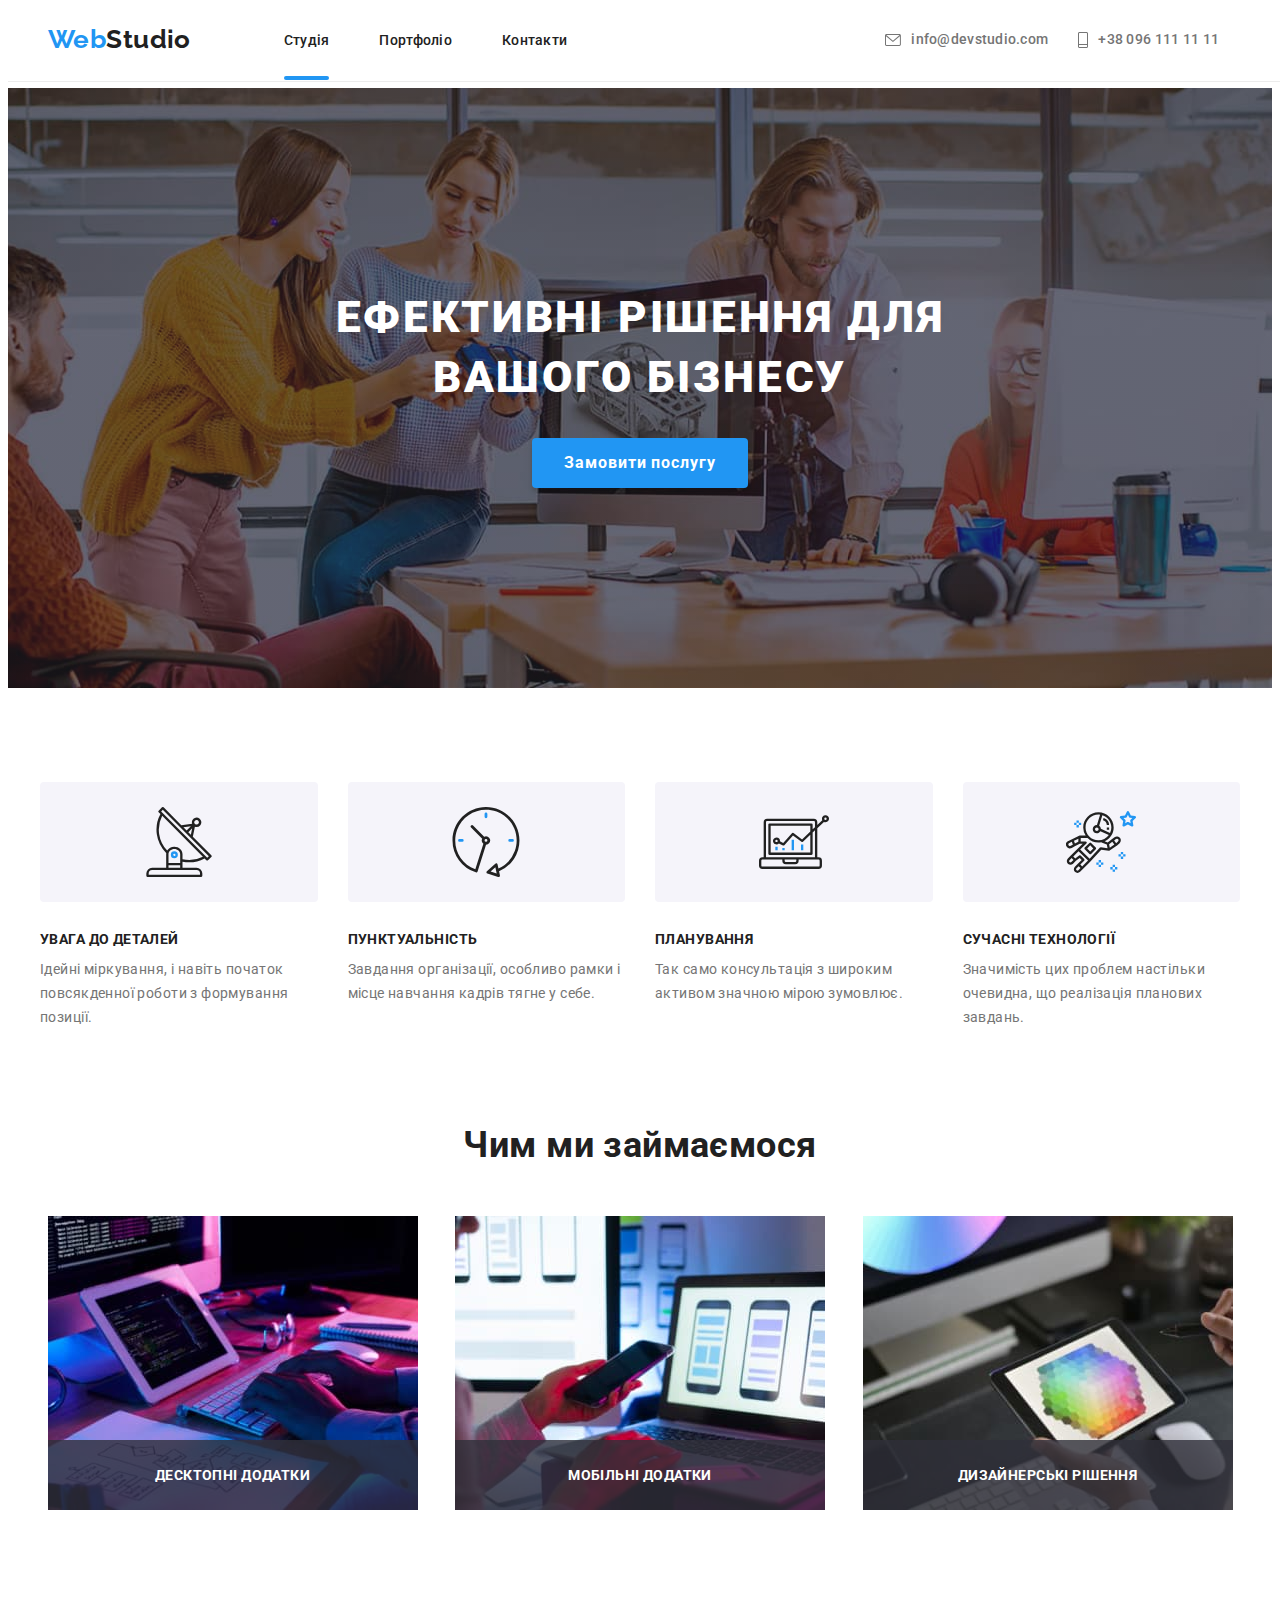
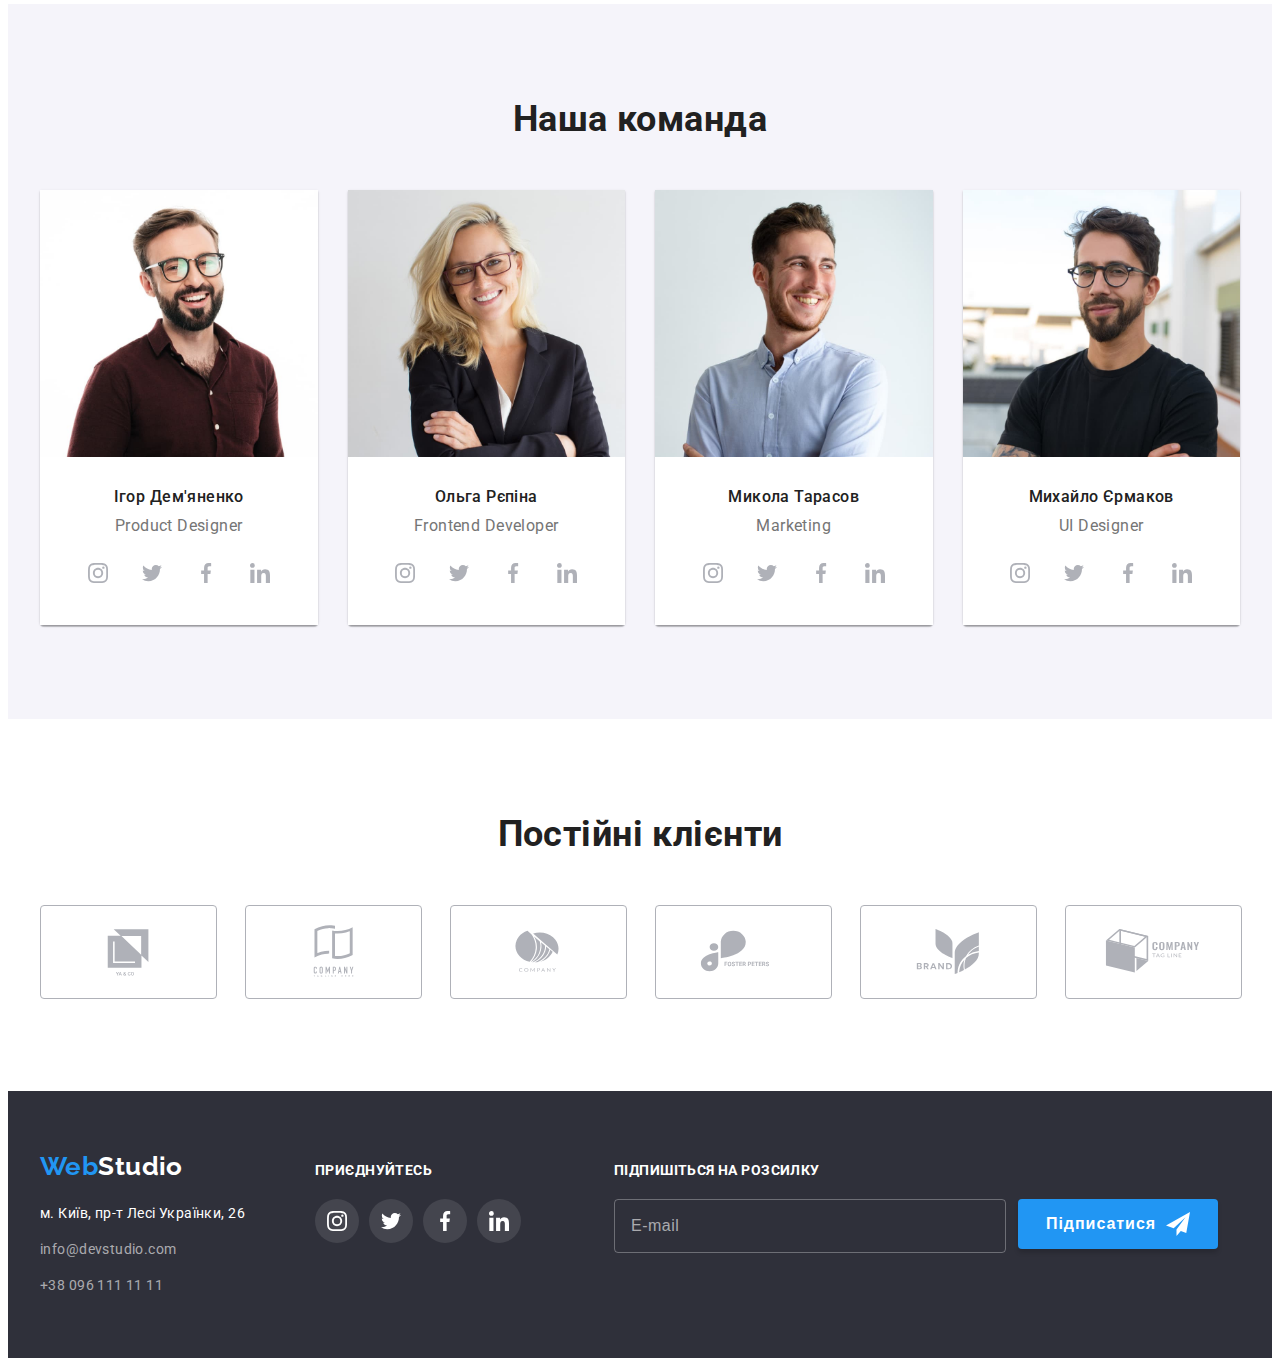
<file: index.html>
<!DOCTYPE html>
<html lang="uk">

<head>
  <meta charset="UTF-8">
  <meta http-equiv="X-UA-Compatible" content="IE=edge">

  <link rel="preconnect" href="https://fonts.googleapis.com">
  <link rel="preconnect" href="https://fonts.gstatic.com" crossorigin>
  <link href="https://fonts.googleapis.com/css2?family=Raleway:wght@700&family=Roboto:wght@400;500;700;900&display=swap"
    rel="stylesheet">

  <link rel="stylesheet" href="https://cdnjs.cloudflare.com/ajax/libs/modern-normalize/1.1.0/modern-normalize.min.css"
    integrity="sha512-wpPYUAdjBVSE4KJnH1VR1HeZfpl1ub8YT/NKx4PuQ5NmX2tKuGu6U/JRp5y+Y8XG2tV+wKQpNHVUX03MfMFn9Q=="
    crossorigin="anonymous" referrerpolicy="no-referrer" />

  <title>WebStudio</title>
  <meta name="viewport" content="width=device-width, initial-scale=1.0">
  <link rel="stylesheet" href="./styles/styles.css">
  <link rel="stylesheet" href="./css/main.min.css">
</head>

<body>
    <header class="header">
    <div class="container header__container">
      <nav class="navigation header__navigation">
        <a class="logo navigation__logo" href="index.html"> Web<span class="logo--color-light">Studio</span></a>
        <button class="menu__open" type="button" data-menu-open>
          <svg width="40" height="40">
            <use href="./img/icons.svg#icon-mob-menu"></use>
          </svg>
        </button>
        <ul class="menu">
          <li class="menu__item"><a class="menu__link current" href="index.html">Студія</a></li>
          <li class="menu__item"><a class="menu__link" href="portfolio.html">Портфоліо</a></li>
          <li class="menu__item"><a class="menu__link" href="#contacts">Контакти</a></li>
        </ul>

        <div class="navigation__contacts">
          <ul class="contacts__list">
            <li class="contacts__item">
              <a class="contacts__link" href="mailto:info@devstudio.com">
                <svg class="img__mail" width="14" height="10">
                  <use href="./img/icons.svg#icon-mail-icon"></use>
                </svg>
                info@devstudio.com
              </a>
            </li>
            <li class="contacts__item">
              <a class="contacts__link" href="tel:+380961111111">
                <svg class="img__tel" width="10" height="14">
                  <use href="./img/icons.svg#icon-phone-icon"></use>
                </svg>
                +38 096 111 11 11
              </a>
            </li>
          </ul>
        </div>

      </nav>
    </div>

<!-- MOBIL-MENU -->

    <div class="mob__menu is-hidden" data-menu>
    <div class="mob__menu-container">
      <div class="mob__menu-top">
      <button class="menu__close" type="button" data-menu-close>
        <svg width="40" height="40">
          <use href="./img/icons.svg#icon-mob-close"></use>
        </svg>
      </button>

      <ul class="mob__menu-list">
        <li class="mob__menu-item"><a class="mob__menu-link" href="index.html">Студія</a></li>
        <li class="mob__menu-item"><a class="mob__menu-link" href="portfolio.html">Портфоліо</a></li>
        <li class="mob__menu-item"><a class="mob__menu-link" href="#contacts">Контакти</a></li>
      </ul>
      </div>

      <div class="mob__menu-bottom">
      <div class="mob__contacts">
        <ul class="mob__contacts-list">
          <li class="mob__contacts-item">
            <a class="mob__contacts-link mob__tel" href="tel:+380961111111">+38 096 111 11 11</a>
          </li>
          <li class="mob__contacts-item mob__mail">
            <a class="mob__contacts-link" href="mailto:info@devstudio.com">info@devstudio.com</a>
          </li>
        </ul>
      </div>

      <div class="mob__soc">
        <ul class="mob__soc-list">
          
          <li class="mob__soc-item">
            <a href="" class="mob__soc-link">Instagram</a>
          </li>
            
          <li class="mob__soc-item">
            <a href="" class="mob__soc-link">Twitter</a>
          </li>
            
          <li class="mob__soc-item">
            <a href="" class="mob__soc-link">Facebook</a>
          </li>
            
          <li class="mob__soc-item">
            <a href="" class="mob__soc-link">LinkedIn</a>
          </li>
        </ul>
      </div>
      </div>
      </div>
    </div>

  </header>

  <main>
    <section class="banner main__banner">
      <div class="container">
        <h1 class="banner__title">Ефективні рішення для вашого бізнесу</h1>
        <button class="banner__button" type="button" data-modal-open>Замовити послугу</button>
      </div>
    </section>

    <section class="features main__features">
      <div class="container">
        <ul class="features__list">
          <li class="features__item">
            <div class="features__wrap">
              <svg class="features__icon" width="70" height="70">
                <use href="./img/icons.svg#icon-antenna"></use>
              </svg>
            </div>
            <h3 class="features__title">УВАГА ДО ДЕТАЛЕЙ</h3>
            <p class="features__text">Ідейні міркування, і навіть початок повсякденної роботи з формування позиції.</p>
          </li>

          <li class="features__item">
            <div class="features__wrap">
              <svg class="features__icon" width="70" height="70">
                <use href="./img/icons.svg#icon-clock"></use>
              </svg>
            </div>
            <h3 class="features__title">ПУНКТУАЛЬНІСТЬ</h3>
            <p class="features__text">Завдання організації, особливо рамки і місце навчання кадрів тягне у себе.</p>
          </li>

          <li class="features__item">
            <div class="features__wrap">
              <svg class="features__icon" width="70" height="70">
                <use href="./img/icons.svg#icon-diagram"></use>
              </svg>
            </div>
            <h3 class="features__title">ПЛАНУВАННЯ</h3>
            <p class="features__text">Так само консультація з широким активом значною мірою зумовлює.</p>
          </li>

          <li class="features__item">
            <div class="features__wrap">
              <svg class="features__icon" width="70" height="70">
                <use href="./img/icons.svg#icon-astronaut"></use>
              </svg>
            </div>
            <h3 class="features__title">СУЧАСНІ ТЕХНОЛОГІЇ</h3>
            <p class="features__text">Значимість цих проблем настільки очевидна, що реалізація планових завдань.</p>
          </li>
        </ul>
      </div>
    </section>

        <section class="pictures main__pictures">
      <div class="container">
        <h2 class="pictures__title">Чим ми займаємося</h2>
        <ul class="pictures__list">
          <li class="pictures__item">
            <div class="pictures__wrap">
              <img 
                srcset="
                img/works-1.jpg 1x, 
                img/works-1-2x.jpg 2x"
                src="img/works-1.jpg" alt="Робота за комп'ютером" width="370" height="294">
              <h4 class="pictures__text">Десктопні додатки</h4>
            </div>
          </li>

          <li class="pictures__item">
            <div class="pictures__wrap">
              <img 
              srcset="
              img/works-2.jpg 1x,
              img/works-2-2x.jpg 2x"
              src="img/works-2.jpg" alt="Робота зі смартфоном за комп'ютером" width="370" height="294">
              <h4 class="pictures__text">Мобільні додатки</h4>
            </div>
          </li>

          <li class="pictures__item">
            <div class="pictures__wrap">
              <img 
              srcset="
              img/works-3.jpg 1x,
              img/works-3-2x.jpg 2x"
              src="img/works-3.jpg" alt="Робота з планшетом за комп'ютером" width="370" height="294">
              <h4 class="pictures__text">Дизайнерські рішення</h4>
            </div>
          </li>
        </ul>
      </div>
    </section>

        <section class="people main__people">
      <div class="container">
        <h2 class="people__title">Наша команда</h2>
        <ul class="people__list">

          <li class="people__item">
            <picture>
              <source srcset="
                img/teammate-1.jpg 1x, 
                img/teammate-1-2x.jpg 2x" 
                
                media="(min-width: 1200px)">

              <source srcset="
                img/teammate-1-tab.jpg 1x,
                img/teammate-1-tab-2x.jpg 2x" 
                
                media="(min-width: 768px)">

              <source srcset="
                img/teammate-1-mob.jpg 1x, 
                img/teammate-1-mob-2x.jpg 2x" 
                
                media="(min-width: 320px)">

                <img class="people__img" src="img/teammate-1-mob.jpg" alt="Член команди 1" width="450">
            </picture>

            <div class="people__wrap">
              <h3 class="people__name">Ігор Дем'яненко</h3>
              <p class="people__position">Product Designer</p>
              <ul class="people__soc">

                <li class="people__soc-item">
                  <a href="" class="people__soc-link">
                    <svg class="people__soc-icon" width="20" height="20">
                      <use href="./img/icons.svg#icon-instagram"></use>
                    </svg>
                  </a>
                </li>

                <li class="people__soc-item">
                  <a href="" class="people__soc-link">
                    <svg class="people__soc-icon" width="20" height="20">
                      <use href="./img/icons.svg#icon-twitter"></use>
                    </svg>
                  </a>
                </li>

                <li class="people__soc-item">
                  <a href="" class="people__soc-link">
                    <svg class="people__soc-icon" width="20" height="20">
                      <use href="./img/icons.svg#icon-facebook"></use>
                    </svg>
                  </a>
                </li>

                <li class="people__soc-item">
                  <a href="" class="people__soc-link">
                    <svg class="people__soc-icon" width="20" height="20">
                      <use href="./img/icons.svg#icon-linkedin"></use>
                    </svg>
                  </a>
                </li>
              </ul>
            </div>
          </li>

          <li class="people__item">
            <picture>
              <source srcset="
                img/teammate-2.jpg 1x, 
                img/teammate-2-2x.jpg 2x" 
                
                media="(min-width: 1200px)">
            
              <source srcset="
                img/teammate-2-tab.jpg 1x,
                img/teammate-2-tab-2x.jpg 2x" 
                
                media="(min-width: 768px)">
            
              <source srcset="
                img/teammate-2-mob.jpg 1x, 
                img/teammate-2-mob-2x.jpg 2x" 
                
                media="(min-width: 320px)">
            
              <img class="people__img" src="img/teammate-2-mob.jpg" alt="Член команди 2" width="450">
            </picture>
            <div class="people__wrap">
              <h3 class="people__name">Ольга Рєпіна</h3>
              <p class="people__position">Frontend Developer</p>
              <ul class="people__soc soc__list">

                <li class="people__soc-item">
                  <a href="" class="people__soc-link">
                    <svg class="people__soc-icon" width="20" height="20">
                      <use href="./img/icons.svg#icon-instagram"></use>
                    </svg>
                  </a>
                </li>

                <li class="people__soc-item">
                  <a href="" class="people__soc-link">
                    <svg class="people__soc-icon" width="20" height="20">
                      <use href="./img/icons.svg#icon-twitter"></use>
                    </svg>
                  </a>
                </li>

                <li class="people__soc-item">
                  <a href="" class="people__soc-link">
                    <svg class="people__soc-icon" width="20" height="20">
                      <use href="./img/icons.svg#icon-facebook"></use>
                    </svg>
                  </a>
                </li>

                <li class="people__soc-item">
                  <a href="" class="people__soc-link">
                    <svg class="people__soc-icon" width="20" height="20">
                      <use href="./img/icons.svg#icon-linkedin"></use>
                    </svg>
                  </a>
                </li>
              </ul>
            </div>
          </li>

          <li class="people__item">
            <picture>
              <source srcset="
                img/teammate-3.jpg 1x, 
                img/teammate-3-2x.jpg 2x" 
                
                media="(min-width: 1200px)">

              <source srcset="
                img/teammate-3-tab.jpg 1x,
                img/teammate-3-tab-2x.jpg 2x" 
                
                media="(min-width: 768px)">
            
              <source srcset="
                img/teammate-3-mob.jpg 1x, 
                img/teammate-3-mob-2x.jpg 2x" 
                
                media="(min-width: 320px)">
            
              <img class="people__img" src="img/teammate-3-mob.jpg" alt="Член команди 3" width="450">
            </picture>
            <div class="people__wrap">
              <h3 class="people__name">Микола Тарасов</h3>
              <p class="people__position">Marketing</p>
              <ul class="people__soc soc__list">

                <li class="people__soc-item">
                  <a href="" class="people__soc-link">
                    <svg class="people__soc-icon" width="20" height="20">
                      <use href="./img/icons.svg#icon-instagram"></use>
                    </svg>
                  </a>
                </li>

                <li class="people__soc-item">
                  <a href="" class="people__soc-link">
                    <svg class="people__soc-icon" width="20" height="20">
                      <use href="./img/icons.svg#icon-twitter"></use>
                    </svg>
                  </a>
                </li>

                <li class="people__soc-item">
                  <a href="" class="people__soc-link">
                    <svg class="people__soc-icon" width="20" height="20">
                      <use href="./img/icons.svg#icon-facebook"></use>
                    </svg>
                  </a>
                </li>

                <li class="people__soc-item">
                  <a href="" class="people__soc-link">
                    <svg class="people__soc-icon" width="20" height="20">
                      <use href="./img/icons.svg#icon-linkedin"></use>
                    </svg>
                  </a>
                </li>
              </ul>
            </div>

          </li>

          <li class="people__item">
            <picture>
              <source srcset="
                img/teammate-4.jpg 1x, 
                img/teammate-4-2x.jpg 2x" 
                
                media="(min-width: 1200px)">
            
              <source srcset="
                img/teammate-4-tab.jpg 1x,
                img/teammate-4-tab-2x.jpg 2x" 
                
                media="(min-width: 768px)">
            
              <source srcset="
                img/teammate-4-mob.jpg 1x, 
                img/teammate-4-mob-2x.jpg 2x" 
                
                media="(min-width: 320px)">
            
              <img class="people__img" src="img/teammate-4-mob.jpg" alt="Член команди 4" width="450">
            </picture>
            <div class="people__wrap">
              <h3 class="people__name">Михайло Єрмаков</h3>
              <p class="people__position">UI Designer</p>
              <ul class="people__soc soc__list">

                <li class="people__soc-item">
                  <a href="" class="people__soc-link">
                    <svg class="people__soc-icon" width="20" height="20">
                      <use href="./img/icons.svg#icon-instagram"></use>
                    </svg>
                  </a>
                </li>

                <li class="people__soc-item">
                  <a href="" class="people__soc-link">
                    <svg class="people__soc-icon" width="20" height="20">
                      <use href="./img/icons.svg#icon-twitter"></use>
                    </svg>
                  </a>
                </li>

                <li class="people__soc-item">
                  <a href="" class="people__soc-link">
                    <svg class="people__soc-icon" width="20" height="20">
                      <use href="./img/icons.svg#icon-facebook"></use>
                    </svg>
                  </a>
                </li>

                <li class="people__soc-item">
                  <a href="" class="people__soc-link">
                    <svg class="people__soc-icon" width="20" height="20">
                      <use href="./img/icons.svg#icon-linkedin"></use>
                    </svg>
                  </a>
                </li>
              </ul>
            </div>
          </li>
        </ul>
      </div>
    </section>

    <section class="icons main__partners">
      <div class="container">
        <h2 class="icons__title">Постійні клієнти</h2>
        <ul class="icons__list">

          <li class="icons__item">
            <a href="" class="icons__link">
              <svg class="icons__icon" width="106" height="60">
                <use href="./img/icons.svg#icon-logo-1"></use>
              </svg>
            </a>
          </li>

          <li class="icons__item">
            <a href="" class="icons__link">
              <svg class="icons__icon" width="106" height="60">
                <use href="./img/icons.svg#icon-logo-2"></use>
              </svg>
            </a>
          </li>

          <li class="icons__item">
            <a href="" class="icons__link">
              <svg class="icons__icon" width="106" height="60">
                <use href="./img/icons.svg#icon-logo-3"></use>
              </svg>
            </a>
          </li>

          <li class="icons__item">
            <a href="" class="icons__link">
              <svg class="icons__icon" width="106" height="60">
                <use href="./img/icons.svg#icon-logo-4"></use>
              </svg>
            </a>
          </li>

          <li class="icons__item">
            <a href="" class="icons__link">
              <svg class="icons__icon" width="106" height="60">
                <use href="./img/icons.svg#icon-logo-5"></use>
              </svg>
            </a>
          </li>

          <li class="icons__item">
            <a href="" class="icons__link">
              <svg class="icons__icon" width="106" height="60">
                <use href="./img/icons.svg#icon-logo-6"></use>
              </svg>
            </a>
          </li>
        </ul>
      </div>
    </section>
  </main>

    <footer>
    <div class="container footer__container">
      <div class="tablet__wrap">
      <div class="footer__contacts">
        <a class="logo footer__logo" href="index.html"> Web<span class="logo--color-dark">Studio</span></a>
        <address id="contacts">
          <ul class="footer__contacts-list">
            <li class="footer__contacts-item"><a class="footer__adds" href="https://goo.gl/maps/CPtrU1FHBa2aNyZL9"
                target="_blank" rel="noopener noreferrer nofollow">м. Київ, пр-т Лесі Українки, 26 </a></li>
            <li class="footer__contacts-item"><a class="footer__contact-link"
                href="mailto:info@devstudio.com">info@devstudio.com</a></li>
            <li class="footer__contacts-item"><a class="footer__contact-link" href="tel:+380961111111">+38 096 111 11
                11</a></li>
          </ul>
        </address>
      </div>

      <div class="footer__soc">
        <h4 class="footer__soc-title">приєднуйтесь</h4>
        <ul class="footer__soc-list">

          <li class="footer__soc-item">
            <a href="" class="footer__soc-link">
              <svg class="footer__soc-icon" width="20" height="20">
                <use href="./img/icons.svg#icon-instagram"></use>
              </svg>
            </a>
          </li>

          <li class="footer__soc-item">
            <a href="" class="footer__soc-link">
              <svg class="footer__soc-icon" width="20" height="20">
                <use href="./img/icons.svg#icon-twitter"></use>
              </svg>
            </a>
          </li>

          <li class="footer__soc-item">
            <a href="" class="footer__soc-link">
              <svg class="footer__soc-icon" width="20" height="20">
                <use href="./img/icons.svg#icon-facebook"></use>
              </svg>
            </a>
          </li>

          <li class="footer__soc-item">
            <a href="" class="footer__soc-link">
              <svg class="footer__soc-icon" width="20" height="20">
                <use href="./img/icons.svg#icon-linkedin"></use>
              </svg>
            </a>
          </li>
        </ul>
      </div>
      </div>
      <div class="footer__subs">
        <form class="subs__form">
          <label for="footer-user-email" class="subs__title">Підпишіться на розсилку</label>
          <div class="subs__wrap">
            <input type="email" name="footer-user-email" class="subs__wrap-input" placeholder="E-mail"
              id="footer-user-email" required>

            <button type="submit" class="subs__btn">Підписатися
              <svg class="subs__btn-icon" width="24" height="24">
                <use href="./img/icons.svg#icon-send"></use>
              </svg>
            </button>
          </div>
        </form>
      </div>
    </div>
  </footer>

    <div class="backdrop is-hidden" data-modal>
    <div class="modal" data-modal-open>
      <button type="button" class="modal-close" data-modal-close>
        <svg class="modal-close-icon" width="14" height="14">
          <use href="./img/icons.svg#icon-close"></use>
        </svg>
      </button>
      <p class="modal-title">Залиште свої дані, ми вам передзвонимо</p>
      <form class="modal-form">
        <div class="modal-field">
          <label for="user-name" class="input-label">Ім'я</label>
          <div class="input-wrap">
            <input type="text" name="user-name" class="modal-input" placeholder="" required id="user-name" />
            <svg class="modal-input-icon" width="18" height="18">
              <use href="./img/icons.svg#icon-person-modal-logo"></use>
            </svg>
          </div>
        </div>

        <div class="modal-field">
          <label for="user-tel" class="input-label">Телефон</label>
          <div class="input-wrap">
            <input type="tel" name="user-tel" class="modal-input" placeholder="" title="" value="" required
              id="user-tel" />
            <svg class="modal-input-icon" width="18" height="18">
              <use href="./img/icons.svg#icon-phone-modal-logo"></use>
            </svg>
          </div>
        </div>

        <div class="modal-field">
          <label for="user-email" class="input-label">Пошта</label>
          <div class="input-wrap">
            <input type="email" name="user-email" class="modal-input" placeholder="" required id="user-email" />
            <svg class="modal-input-icon" width="18" height="18">
              <use href="./img/icons.svg#icon-email-modal-logo"></use>
            </svg>
          </div>
        </div>

        <div class="modal-field-comment">
          <label for="user-comment" class="input-label">Коментар</label>
          <div class="input-wrap">
            <textarea name="user-comment" id="user-comment" class="modal-text" placeholder="Введіть текст"></textarea>
          </div>
        </div>

        <div class="checkbox">
          <input type="checkbox" name="agreement" id="privasy" value="agreement"
            class="checkbox-input visually-hidden" />
          <label for="privasy" class="checkbox-label">
            <span>
              <svg class="checkbox-icon" width="16" height="15">
                <use href="./img/icons.svg#icon-accept"></use>
              </svg>
            </span>
            Погоджуюся з розсилкою та приймаю<a class="term-link" href="">Умови договору</a>
          </label>
        </div>

        <button type="submit" class="modal-submit">Відправити</button>

      </form>
    </div>

  </div>
  <script src="./js/modal.js"></script>
  <script src="./js/menu.js"></script>

</body>

</html>
</file>
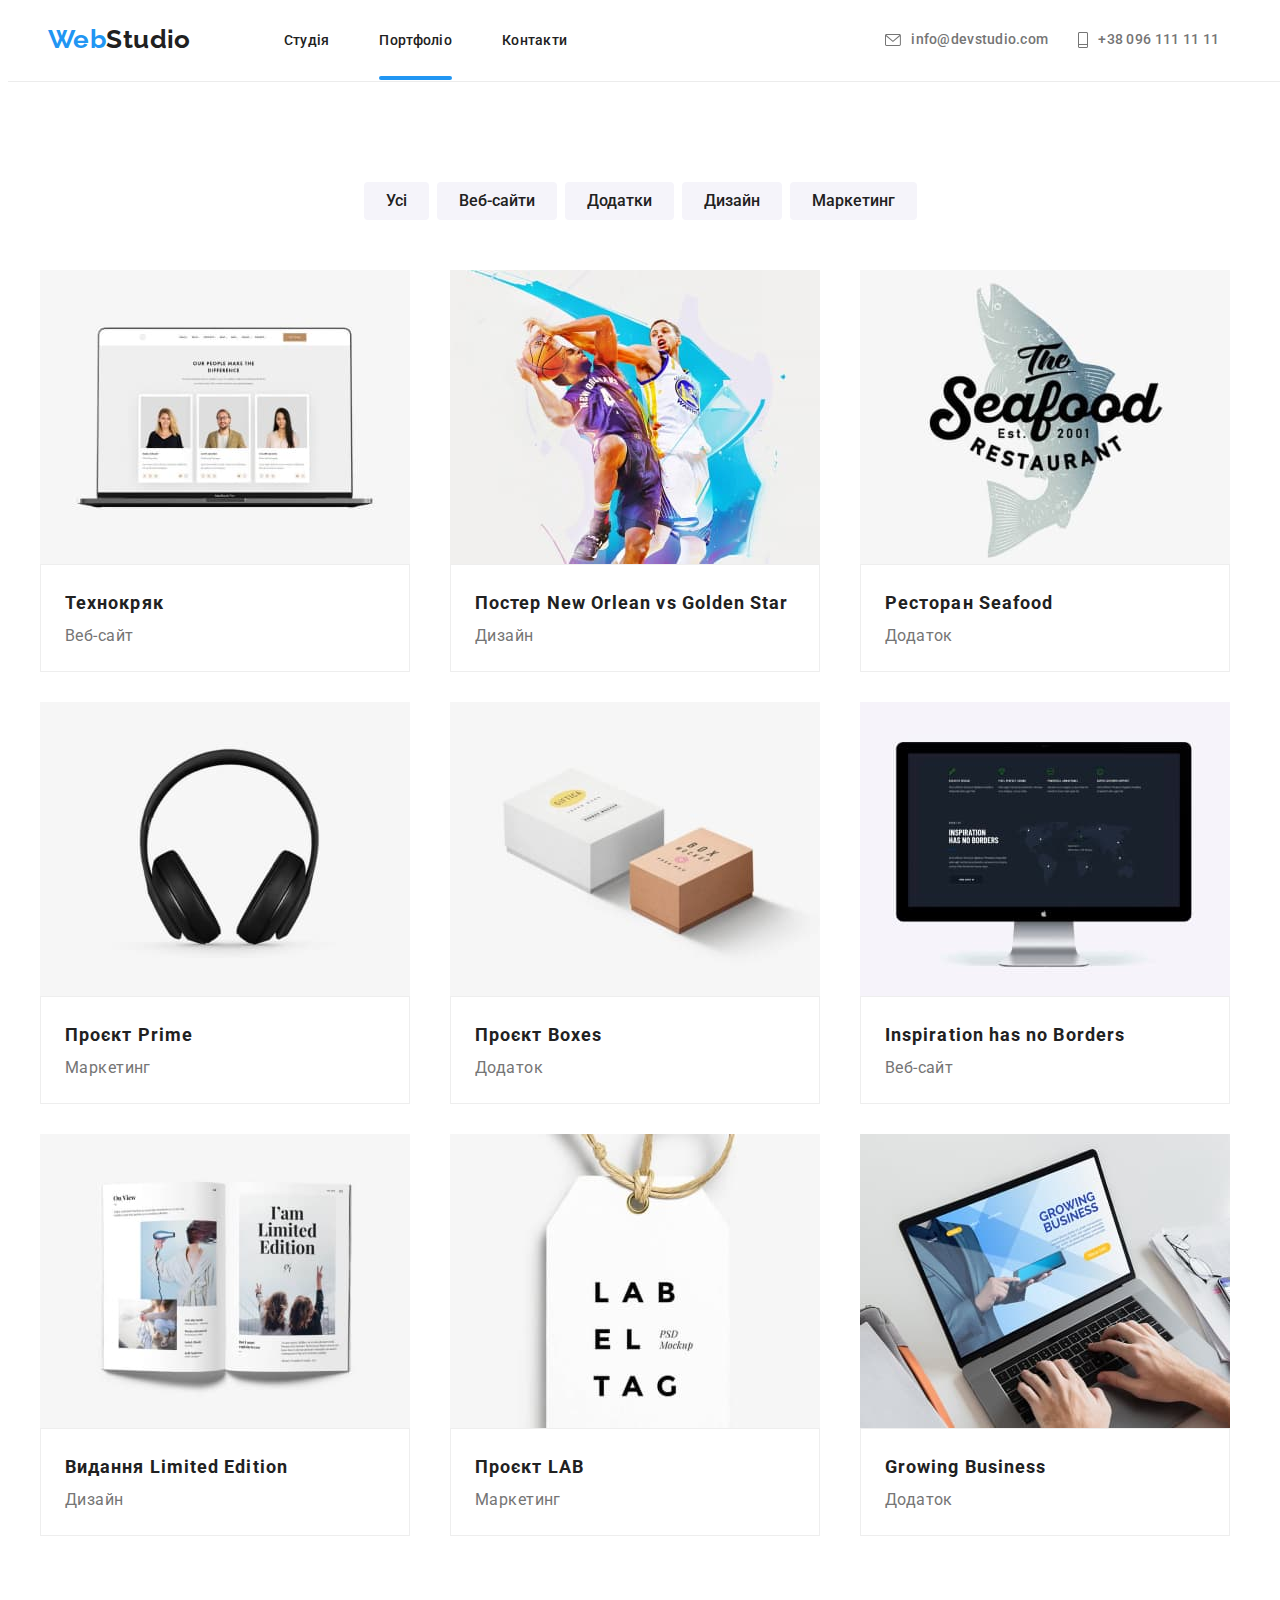
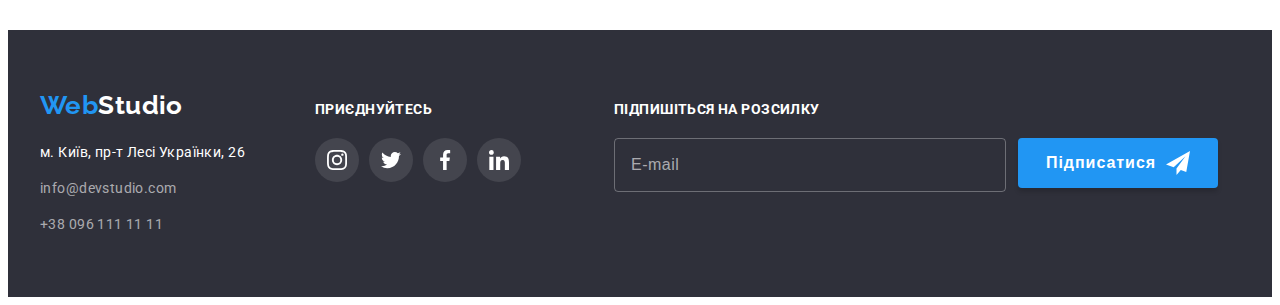
<file: portfolio.html>
<!DOCTYPE html>
<html lang="uk">

<head>
  <meta charset="UTF-8">
  <meta http-equiv="X-UA-Compatible" content="IE=edge">
  <meta name="viewport" content="width=device-width, initial-scale=1.0">

  <link rel="preconnect" href="https://fonts.googleapis.com">
  <link rel="preconnect" href="https://fonts.gstatic.com" crossorigin>
  <link href="https://fonts.googleapis.com/css2?family=Raleway:wght@700&family=Roboto:wght@400;500;700;900&display=swap"
    rel="stylesheet">

  <link rel="stylesheet" href="https://cdnjs.cloudflare.com/ajax/libs/modern-normalize/1.1.0/modern-normalize.min.css"
    integrity="sha512-wpPYUAdjBVSE4KJnH1VR1HeZfpl1ub8YT/NKx4PuQ5NmX2tKuGu6U/JRp5y+Y8XG2tV+wKQpNHVUX03MfMFn9Q=="
    crossorigin="anonymous" referrerpolicy="no-referrer" />

  <meta name="viewport" content="width=device-width, initial-scale=1.0">
  <link rel="stylesheet" href="./styles/styles.css">
  <link rel="stylesheet" href="./css/main.min.css">

  <title>WebStudio</title>
</head>

<body>
    <header class="header">
      <div class="container header__container">
        <nav class="navigation header__navigation">
          <a class="logo navigation__logo" href="index.html"> Web<span class="logo--color-light">Studio</span></a>
          <button class="menu__open" type="button" data-menu-open>
            <svg width="40" height="40">
              <use href="./img/icons.svg#icon-mob-menu"></use>
            </svg>
          </button>
          <ul class="menu">
            <li class="menu__item"><a class="menu__link" href="index.html">Студія</a></li>
            <li class="menu__item"><a class="menu__link current" href="portfolio.html">Портфоліо</a></li>
            <li class="menu__item"><a class="menu__link" href="#contacts">Контакти</a></li>
          </ul>
    
          <div class="navigation__contacts">
            <ul class="contacts__list">
              <li class="contacts__item">
                <a class="contacts__link" href="mailto:info@devstudio.com">
                  <svg class="img__mail" width="14" height="10">
                    <use href="./img/icons.svg#icon-mail-icon"></use>
                  </svg>
                  info@devstudio.com
                </a>
              </li>
              <li class="contacts__item">
                <a class="contacts__link" href="tel:+380961111111">
                  <svg class="img__tel" width="10" height="14">
                    <use href="./img/icons.svg#icon-phone-icon"></use>
                  </svg>
                  +38 096 111 11 11
                </a>
              </li>
            </ul>
          </div>
    
        </nav>
      </div>
    
      <!-- MOBIL-MENU -->
    
      <div class="mob__menu is-hidden" data-menu>
        <div class="mob__menu-container">
          <div class="mob__menu-top">
            <button class="menu__close" type="button" data-menu-close>
              <svg width="40" height="40">
                <use href="./img/icons.svg#icon-mob-close"></use>
              </svg>
            </button>
    
            <ul class="mob__menu-list">
              <li class="mob__menu-item"><a class="mob__menu-link" href="index.html">Студія</a></li>
              <li class="mob__menu-item"><a class="mob__menu-link" href="portfolio.html">Портфоліо</a></li>
              <li class="mob__menu-item"><a class="mob__menu-link" href="#contacts">Контакти</a></li>
            </ul>
          </div>
    
          <div class="mob__menu-bottom">
            <div class="mob__contacts">
              <ul class="mob__contacts-list">
                <li class="mob__contacts-item">
                  <a class="mob__contacts-link mob__tel" href="tel:+380961111111">+38 096 111 11 11</a>
                </li>
                <li class="mob__contacts-item mob__mail">
                  <a class="mob__contacts-link" href="mailto:info@devstudio.com">info@devstudio.com</a>
                </li>
              </ul>
            </div>
    
            <div class="mob__soc">
              <ul class="mob__soc-list">
    
                <li class="mob__soc-item">
                  <a href="" class="mob__soc-link">Instagram</a>
                </li>
    
                <li class="mob__soc-item">
                  <a href="" class="mob__soc-link">Twitter</a>
                </li>
    
                <li class="mob__soc-item">
                  <a href="" class="mob__soc-link">Facebook</a>
                </li>
    
                <li class="mob__soc-item">
                  <a href="" class="mob__soc-link">LinkedIn</a>
                </li>
              </ul>
            </div>
          </div>
        </div>
      </div>
    
    </header>

      <main>
        <section class="galary galary__main">
          <div class="container galary__container">
            <ul class="galary__list">
              <li class="galary__item"> 
                <button class="galary__btn" type="button"> <span class="galary__btn-title">Усі</span></button>
              </li>
              <li class="galary__item">
                <button class="galary__btn" type="button"> <span class="galary__btn-title">Веб-сайти</span></button>
              </li>
              <li class="galary__item">
                <button class="galary__btn" type="button"> <span class="galary__btn-title">Додатки</span></button>
              </li>
              <li class="galary__item">
                <button class="galary__btn" type="button"> <span class="galary__btn-title">Дизайн</span></button>
              </li>
              <li class="galary__item">
                <button class="galary__btn" type="button"> <span class="galary__btn-title">Маркетинг</span></button>        
              </li>
            </ul>
          </div>

          <div class="container">       
            <ul class="grid__list">

              <li class="grid__item">
                <a class="grid__link" href="">
                <div class="product">
                  <div class="product__wrap">
                    <picture>
                      <source srcset="
                        img-portfolio/portfolio-1.jpg 1x, 
                        img-portfolio/portfolio-1-2x.jpg 2x" media="(min-width: 1200px)">
                    
                      <source srcset="
                        img-portfolio/portfolio-1-tab.jpg 1x,
                        img-portfolio/portfolio-1-tab-2x.jpg 2x" media="(min-width: 768px)">
                    
                      <source srcset="
                        img-portfolio/portfolio-1-mob.jpg 1x, 
                        img-portfolio/portfolio-1-mob-2x.jpg 2x" media="(min-width: 320px)">
                    
                      <img class="product__img" src="img-portfolio/portfolio-1-mob.jpg" alt="Візуальне зображення сайту Технокряк" height="294">
                    </picture>
                    <p class="product__text">Ресурс пропонує комплексні пропозиції з різним рівнем функціоналу та сервісів. Все це дозволить відвідувачу отримати вичерпні відомості про компанію чи приватну особу.</p>
                  </div>

                  <div class="product__description">
                    <h3 class="description__name">Технокряк</h3> 
                    <p class="description__text">Веб-сайт</p>
                  </div>
                </div>
                </a>
              </li>

              <li class="grid__item">
                <a class="grid__link" href="">
                  <div class="product">
                    <div class="product__wrap">
                      <picture>
                        <source srcset="
                          img-portfolio/portfolio-2.jpg 1x, 
                          img-portfolio/portfolio-2-2x.jpg 2x" media="(min-width: 1200px)">
                      
                        <source srcset="
                          img-portfolio/portfolio-2-tab.jpg 1x,
                          img-portfolio/portfolio-2-tab-2x.jpg 2x" media="(min-width: 768px)">
                      
                        <source srcset="
                          img-portfolio/portfolio-2-mob.jpg 1x, 
                          img-portfolio/portfolio-2-mob-2x.jpg 2x" media="(min-width: 320px)">
                      
                        <img class="product__img" src="img-portfolio/portfolio-2-mob.jpg" alt="Баскетболіст New Orlean та Golden Star" height="294">
                      </picture>
                        <p class="product__text">Ресурс пропонує комплексні пропозиції з різним рівнем функціоналу та сервісів. Все це дозволить відвідувачу отримати вичерпні відомості про компанію чи приватну особу.</p>
                      </div>
                    <div class="product__description">
                      <h3 class="description__name">Постер New Orlean vs Golden Star</h3> 
                      <p class="description__text">Дизайн</p>
                    </div>
                  </div>
                </a>
              </li>

              <li class="grid__item">
                <a class="grid__link" href="">
                  <div class="product">
                    <div class="product__wrap">
                      <picture>
                        <source srcset="
                          img-portfolio/portfolio-3.jpg 1x, 
                          img-portfolio/portfolio-3-2x.jpg 2x" media="(min-width: 1200px)">
                      
                        <source srcset="
                          img-portfolio/portfolio-3-tab.jpg 1x,
                          img-portfolio/portfolio-3-tab-2x.jpg 2x" media="(min-width: 768px)">
                      
                        <source srcset="
                          img-portfolio/portfolio-3-mob.jpg 1x, 
                          img-portfolio/portfolio-3-mob-2x.jpg 2x" media="(min-width: 320px)">
                      
                        <img class="product__img" src="img-portfolio/portfolio-3-mob.jpg" alt="Візуальне зображення ресторан Seafood на фоні форелі" height="294">
                      </picture>
                        <p class="product__text">Ресурс пропонує комплексні пропозиції з різним рівнем функціоналу та сервісів. Все це дозволить відвідувачу отримати вичерпні відомості про компанію чи приватну особу.</p>
                      </div>
                    <div class="product__description">
                      <h3 class="description__name">Ресторан Seafood</h3> 
                      <p class="description__text">Додаток</p>
                    </div>
                  </div>
                </a>
              </li>

              <li class="grid__item">
                <a class="grid__link" href="">
                  <div class="product">
                    <div class="product__wrap">
                      <picture>
                        <source srcset="
                          img-portfolio/portfolio-4.jpg 1x, 
                          img-portfolio/portfolio-4-2x.jpg 2x" media="(min-width: 1200px)">
                      
                        <source srcset="
                          img-portfolio/portfolio-4-tab.jpg 1x,
                          img-portfolio/portfolio-4-tab-2x.jpg 2x" media="(min-width: 768px)">
                      
                        <source srcset="
                          img-portfolio/portfolio-4-mob.jpg 1x, 
                          img-portfolio/portfolio-4-mob-2x.jpg 2x" media="(min-width: 320px)">
                      
                        <img class="product__img" src="img-portfolio/portfolio-4-mob.jpg" alt="Чорні навушників" height="294">
                      </picture>
                        <p class="product__text">Ресурс пропонує комплексні пропозиції з різним рівнем функціоналу та сервісів. Все це дозволить відвідувачу отримати вичерпні відомості про компанію чи приватну особу.</p>
                      </div>
                    <div class="product__description">
                      <h3 class="description__name">Проєкт Prime</h3> 
                      <p class="description__text">Маркетинг</p>
                    </div>
                  </div>
                </a>
              </li>

              <li class="grid__item">
                <a class="grid__link" href="">
                  <div class="product">
                    <div class="product__wrap">
                      <picture>
                        <source srcset="
                          img-portfolio/portfolio-5.jpg 1x, 
                          img-portfolio/portfolio-5-2x.jpg 2x" media="(min-width: 1200px)">
                      
                        <source srcset="
                          img-portfolio/portfolio-5-tab.jpg 1x,
                          img-portfolio/portfolio-5-tab-2x.jpg 2x" media="(min-width: 768px)">
                      
                        <source srcset="
                          img-portfolio/portfolio-5-mob.jpg 1x, 
                          img-portfolio/portfolio-5-mob-2x.jpg 2x" media="(min-width: 320px)">
                      
                        <img class="product__img" src="img-portfolio/portfolio-5-mob.jpg" alt="Білий та коричневий підручники" height="294">
                      </picture>
                        <p class="product__text">Ресурс пропонує комплексні пропозиції з різним рівнем функціоналу та сервісів. Все це дозволить відвідувачу отримати вичерпні відомості про компанію чи приватну особу.</p>
                      </div>
                    <div class="product__description">
                      <h3 class="description__name">Проєкт Boxes</h3> 
                      <p class="description__text">Додаток</p>
                    </div>
                  </div>
                </a>
              </li>

              <li class="grid__item">
                <a class="grid__link" href="">
                  <div class="product">
                    <div class="product__wrap">
                      <picture>
                        <source srcset="
                          img-portfolio/portfolio-6.jpg 1x, 
                          img-portfolio/portfolio-6-2x.jpg 2x" media="(min-width: 1200px)">
                      
                        <source srcset="
                          img-portfolio/portfolio-6-tab.jpg 1x,
                          img-portfolio/portfolio-6-tab-2x.jpg 2x" media="(min-width: 768px)">
                      
                        <source srcset="
                          img-portfolio/portfolio-6-mob.jpg 1x, 
                          img-portfolio/portfolio-6-mob-2x.jpg 2x" media="(min-width: 320px)">
                      
                        <img class="product__img" src="img-portfolio/portfolio-6-mob.jpg" alt="Монітор iMac з візуальним зображенням сайту Inspiration has no Borders" height="294">
                      </picture>
                        <p class="product__text">Ресурс пропонує комплексні пропозиції з різним рівнем функціоналу та сервісів. Все це дозволить відвідувачу отримати вичерпні відомості про компанію чи приватну особу.</p>
                      </div>
                    <div class="product__description">
                      <h3 class="description__name">Inspiration has no Borders</h3> 
                      <p class="description__text">Веб-сайт</p>
                    </div>
                  </div>
                </a>
              </li>

              <li class="grid__item">
                <a class="grid__link" href="">
                  <div class="product">
                    <div class="product__wrap">
                      <picture>
                        <source srcset="
                          img-portfolio/portfolio-7.jpg 1x, 
                          img-portfolio/portfolio-7-2x.jpg 2x" media="(min-width: 1200px)">
                      
                        <source srcset="
                          img-portfolio/portfolio-7-tab.jpg 1x,
                          img-portfolio/portfolio-7-tab-2x.jpg 2x" media="(min-width: 768px)">
                      
                        <source srcset="
                          img-portfolio/portfolio-7-mob.jpg 1x, 
                          img-portfolio/portfolio-7-mob-2x.jpg 2x" media="(min-width: 320px)">
                      
                        <img class="product__img" src="img-portfolio/portfolio-7-mob.jpg" alt="Дві розгорнуті сторінки журналу Limited Edition" height="294">
                      </picture>
                        <p class="product__text">Ресурс пропонує комплексні пропозиції з різним рівнем функціоналу та сервісів. Все це дозволить відвідувачу отримати вичерпні відомості про компанію чи приватну особу.</p>
                      </div>
                    <div class="product__description">
                      <h3 class="description__name">Видання Limited Edition</h3> 
                      <p class="description__text">Дизайн</p>
                    </div>
                  </div >
                </a>
              </li>

              <li class="grid__item">
                <a class="grid__link" href="">
                  <div class="product">
                    <div class="product__wrap">
                      <picture>
                        <source srcset="
                          img-portfolio/portfolio-8.jpg 1x, 
                          img-portfolio/portfolio-8-2x.jpg 2x" media="(min-width: 1200px)">
                      
                        <source srcset="
                          img-portfolio/portfolio-8-tab.jpg 1x,
                          img-portfolio/portfolio-8-tab-2x.jpg 2x" media="(min-width: 768px)">
                      
                        <source srcset="
                          img-portfolio/portfolio-8-mob.jpg 1x, 
                          img-portfolio/portfolio-8-mob-2x.jpg 2x" media="(min-width: 320px)">
                      
                        <img class="product__img" src="img-portfolio/portfolio-8-mob.jpg" alt="Біла паперова бірка з логотипом LAB" height="294">
                      </picture>
                        <p class="product__text">Ресурс пропонує комплексні пропозиції з різним рівнем функціоналу та сервісів. Все це дозволить відвідувачу отримати вичерпні відомості про компанію чи приватну особу.</p>
                      </div>
                    <div class="product__description">
                      <h3 class="description__name">Проєкт LAB</h3> 
                      <p class="description__text">Маркетинг</p>
                    </div>
                  </div>
                </a>
              </li>

              <li class="grid__item">
                <a class="grid__link" href="">
                  <div class="product">
                    <div class="product__wrap">
                      <picture>
                        <source srcset="
                          img-portfolio/portfolio-9.jpg 1x, 
                          img-portfolio/portfolio-9-2x.jpg 2x" media="(min-width: 1200px)">
                      
                        <source srcset="
                          img-portfolio/portfolio-9-tab.jpg 1x,
                          img-portfolio/portfolio-9-tab-2x.jpg 2x" media="(min-width: 768px)">
                      
                        <source srcset="
                          img-portfolio/portfolio-9-mob.jpg 1x, 
                          img-portfolio/portfolio-9-mob-2x.jpg 2x" media="(min-width: 320px)">
                      
                        <img class="product__img" src="img-portfolio/portfolio-9-mob.jpg" alt="Візуальне зображення роботи за комп'ютером з сайтом Growing Business" height="294">
                      </picture>
                        <p class="product__text">Ресурс пропонує комплексні пропозиції з різним рівнем функціоналу та сервісів. Все це дозволить відвідувачу отримати вичерпні відомості про компанію чи приватну особу.</p>
                      </div>
                    <div class="product__description">
                      <h3 class="description__name">Growing Business</h3> 
                      <p class="description__text">Додаток</p>
                    </div>
                  </div>
                </a>
              </li>
            </ul>
          </div>  
        </section>   
      </main>

      <footer>
        <div class="container footer__container">
          <div class="tablet__wrap">
            <div class="footer__contacts">
              <a class="logo footer__logo" href="index.html"> Web<span class="logo--color-dark">Studio</span></a>
              <address id="contacts">
                <ul class="footer__contacts-list">
                  <li class="footer__contacts-item"><a class="footer__adds" href="https://goo.gl/maps/CPtrU1FHBa2aNyZL9"
                      target="_blank" rel="noopener noreferrer nofollow">м. Київ, пр-т Лесі Українки, 26 </a></li>
                  <li class="footer__contacts-item"><a class="footer__contact-link"
                      href="mailto:info@devstudio.com">info@devstudio.com</a></li>
                  <li class="footer__contacts-item"><a class="footer__contact-link" href="tel:+380961111111">+38 096 111 11
                      11</a></li>
                </ul>
              </address>
            </div>
      
            <div class="footer__soc">
              <h4 class="footer__soc-title">приєднуйтесь</h4>
              <ul class="footer__soc-list">
      
                <li class="footer__soc-item">
                  <a href="" class="footer__soc-link">
                    <svg class="footer__soc-icon" width="20" height="20">
                      <use href="./img/icons.svg#icon-instagram"></use>
                    </svg>
                  </a>
                </li>
      
                <li class="footer__soc-item">
                  <a href="" class="footer__soc-link">
                    <svg class="footer__soc-icon" width="20" height="20">
                      <use href="./img/icons.svg#icon-twitter"></use>
                    </svg>
                  </a>
                </li>
      
                <li class="footer__soc-item">
                  <a href="" class="footer__soc-link">
                    <svg class="footer__soc-icon" width="20" height="20">
                      <use href="./img/icons.svg#icon-facebook"></use>
                    </svg>
                  </a>
                </li>
      
                <li class="footer__soc-item">
                  <a href="" class="footer__soc-link">
                    <svg class="footer__soc-icon" width="20" height="20">
                      <use href="./img/icons.svg#icon-linkedin"></use>
                    </svg>
                  </a>
                </li>
              </ul>
            </div>
          </div>
          <div class="footer__subs">
            <form class="subs__form">
              <label for="footer-user-email" class="subs__title">Підпишіться на розсилку</label>
              <div class="subs__wrap">
                <input type="email" name="footer-user-email" class="subs__wrap-input" placeholder="E-mail"
                  id="footer-user-email" required>
      
                <button type="submit" class="subs__btn">Підписатися
                  <svg class="subs__btn-icon" width="24" height="24">
                    <use href="./img/icons.svg#icon-send"></use>
                  </svg>
                </button>
              </div>
            </form>
          </div>
        </div>
      </footer>

      <script src="./js/menu.js"></script>
    </body>
</html>
</file>
<file: styles/styles.css>
/*---------- scroll ----------*/

/*---------- root ----------*/

/*-------------------- header --------------------*/

/*---------- header-navigation ----------*/

/*---------- header-contacts ----------*/

/*-------------------- hero --------------------*/

/*---------- banner ----------*/

/*---------- hero-list -----------*/

/*---------- hero-projects -----------*/

/*---------- hero-team-list -----------*/

/*---------- hero-partners-list -----------*/

/*-------------------- portfolio --------------------*/

/*---------- portfolio-filter-list ----------*/

/*---------- portfolio-projects-list ----------*/

/*-------------------- footer --------------------*/

/*---------- footer-logo-contacts ----------*/

/*---------- footer-soc-networks ----------*/

/*---------- footer-subscription ----------*/

/*---------- modal window ----------*/

/*---------- modal window content----------*/
</file>
<file: css/main.min.css>
:root{--primary-text-color: #757575;--secondary-text-color: #212121;--white-color: #FFFFFF;--black-color: #000000;--background-our-team: #F5F4FA;--background-hero-footer: #2F303A;--accent-color: #2196F3;--button-active: #188CE8;--body-color: #F5F5F5;--bottom-color: #ECECEC;--icon-color: #AFB1B8;--projects-description: rgba(47, 48, 58, 0.8);--portfolio-definition: rgba(33, 150, 243, 0.9);--overlay: rgba(0, 0, 0, 0.2);--animation: 250ms cubic-bezier(0.4, 0, 0.2, 1);--modal-border-color: rgba(33, 33, 33, 0.2);--placeholder-color: rgba(117, 117, 117, 0.5);--banner-gradient: linear-gradient(rgba(47, 48, 58, 0.4), rgba(47, 48, 58, 0.4))}p,h1,h2,h3,h4,h5,h6{margin:0}ul,ol{margin:0;padding-left:0}button{cursor:pointer}address{font-style:normal}img{display:block;max-width:100%;height:auto}a{text-decoration:none}ul{list-style:none}html{scroll-behavior:smooth}body{font-family:"Roboto",sans-serif;font-size:14px;letter-spacing:.03em;background-color:var(--white-color)}@media screen and (min-width: 768px){body{padding-top:80px}}main{color:var(--background-our-team)}.visually-hidden{position:absolute;white-space:nowrap;width:1px;height:1px;overflow:hidden;border:0;padding:0;clip:rect(0 0 0 0);-webkit-clip-path:inset(50%);clip-path:inset(50%);margin:-1px}.is-hidden{opacity:0;visibility:hidden;pointer-events:none}section{padding-top:60px;padding-bottom:60px}@media screen and (min-width: 1200px){section{padding-top:94px;padding-bottom:94px}}.container{width:100%;padding-left:15px;padding-right:15px;margin:0 auto}@media screen and (min-width: 480px){.container{max-width:480px}}@media screen and (min-width: 768px){.container{max-width:768px}}@media screen and (min-width: 1200px){.container{max-width:1200px}}.header{background:var(--white-color);flex-direction:row;border-bottom-width:1px;border-bottom-style:solid;border-bottom-color:var(--bottom-color);position:fixed;width:100%;top:0;z-index:5}.logo{font-family:"Raleway";font-weight:700;font-size:24px;line-height:1.1666666667;color:var(--accent-color)}@media screen and (min-width: 1200px){.logo{font-size:26px;line-height:1.19}}.navigation__logo{padding-top:16px;padding-bottom:16px}@media screen and (min-width: 768px){.navigation__logo{padding-top:26px;padding-bottom:26px}}@media screen and (min-width: 1200px){.navigation__logo{padding-top:24px;padding-bottom:25px}}.logo--color-light{color:var(--secondary-text-color)}.logo--color-dark{color:var(--white-color)}.menu__open{margin-left:auto;background-color:rgba(0,0,0,0);border-color:rgba(0,0,0,0);cursor:pointer;fill:var(--secondary-text-color);transition:fill var(--animation)}@media screen and (min-width: 768px){.menu__open{display:none}}.menu__open:hover,.menu__open:focus{fill:var(--accent-color)}.mob__menu{width:100vw;height:100vh;top:0;position:fixed;background-color:var(--white-color);transition:opacity var(--animation),visibility var(--animation)}.mob__menu>.mob__menu-container{height:100%;display:flex;flex-direction:column;justify-content:space-between;overflow:auto}.mob__menu-container{padding:48px 40px;position:relative}.mob__menu-list{margin-bottom:32px}.mob__menu-item:not(:last-child){margin-bottom:32px}.mob__menu-link{font-weight:500;font-size:40px;line-height:1.18;letter-spacing:.02em;color:var(--secondary-text-color);transition:color var(--animation)}.mob__menu-link:hover,.mob__menu-link:focus{color:var(--accent-color)}.mob__contacts{margin-bottom:64px}.mob__contacts-item:not(:last-child){margin-bottom:32px}.mob__contacts-link{color:var(--primary-text-color)}.mob__tel{font-weight:500;font-size:34px;line-height:1.17;letter-spacing:.02em;color:var(--accent-color)}.mob__mail{font-weight:500;font-size:24px;line-height:1.16;letter-spacing:.02em}.mob__soc-list{display:flex;gap:10px}.mob__soc-link{font-weight:500;font-size:18px;line-height:1.22;letter-spacing:.02em;color:var(--accent-color)}.mob__soc-item:not(:last-child) .mob__soc-link::after{content:"";border:1px solid rgba(33,33,33,.2);margin-left:10px}.menu__close{position:absolute;top:10px;right:15px;display:flex;align-items:center;justify-content:center;cursor:pointer;transition:fill var(--animation)}.menu__close:hover,.menu__close:focus{fill:var(--accent-color)}.header__navigation{display:flex}.menu{display:none}@media screen and (min-width: 768px){.menu{padding:32px 96px 32px 88px;display:flex;gap:50px}}@media screen and (min-width: 1200px){.menu{padding:32px 318px 32px 93px}}.menu__close{margin-left:auto;background-color:rgba(0,0,0,0);border-color:rgba(0,0,0,0);fill:var(--secondary-text-color);transition:fill var(--animation)}.menu__close:hover,.menu__close:focus{fill:var(--accent-color)}.menu__link{font-weight:500;line-height:1.14;letter-spacing:.02em;color:var(--secondary-text-color);gap:50px;position:relative;transition:color var(--animation)}.menu__link:hover,.menu__link:focus{color:var(--accent-color)}.current:visited{color:var(--accent-color)}.current:after{content:"";display:block;width:100%;height:4px;background-color:var(--accent-color);border-radius:2px;bottom:-32px;position:absolute}.navigation__contacts{display:none}@media screen and (min-width: 768px){.navigation__contacts{display:block;padding-top:21px;padding-bottom:21px}}@media screen and (min-width: 1200px){.navigation__contacts{padding-top:32px;padding-bottom:32px}}@media screen and (min-width: 768px){.contacts__list{display:flex;flex-wrap:wrap;gap:10px}}@media screen and (min-width: 1200px){.contacts__list{gap:30px}}.contacts__link{font-weight:500;font-size:12px;line-height:1.1666666667;letter-spacing:.02em;color:var(--primary-text-color);fill:currentColor;display:flex;align-items:center;gap:8px;transition:color var(--animation)}@media screen and (min-width: 1200px){.contacts__link{font-size:14px;line-height:1.14;gap:10px}}.contacts__link:hover,.contacts__link:focus{color:var(--accent-color)}@media screen and (min-width: 1200px){.img__mail{width:16px;height:12px}}@media screen and (min-width: 1200px){.img__tel{width:10px;height:16px}}.main__banner{background:var(--background-hero-footer);padding:118px 0;background-image:var(--banner-gradient),url(../img/hero-bg-mob.jpg);background-repeat:no-repeat;background-position:center;background-size:cover;max-width:100%;margin:0 auto}@media(min-device-pixel-ratio: 2),(-webkit-min-device-pixel-ratio: 2),(min-resolution: 192dpi),(min-resolution: 2dppx){.main__banner{background-image:var(--banner-gradient),url(../img/hero-bg-mob-2x.jpg)}}@media screen and (min-width: 768px){.main__banner{background-image:var(--banner-gradient),url(../img/hero-bg-tab.jpg)}}@media screen and (min-width: 768px)and (min-device-pixel-ratio: 2),screen and (min-width: 768px)and (-webkit-min-device-pixel-ratio: 2),screen and (min-width: 768px)and (min-resolution: 192dpi),screen and (min-width: 768px)and (min-resolution: 2dppx){.main__banner{background-image:var(--banner-gradient),url(../img/hero-bg-tab-2x.jpg)}}@media screen and (min-width: 1200px){.main__banner{padding:200px 0;max-width:1600px;background-image:var(--banner-gradient),url(../img/hero-bg.jpg)}}@media screen and (min-width: 1200px)and (min-device-pixel-ratio: 2),screen and (min-width: 1200px)and (-webkit-min-device-pixel-ratio: 2),screen and (min-width: 1200px)and (min-resolution: 192dpi),screen and (min-width: 1200px)and (min-resolution: 2dppx){.main__banner{background-image:var(--banner-gradient),url(../img/hero-bg-2x.jpg)}}.banner__title{font-weight:900;font-size:26px;line-height:1.62;text-align:center;letter-spacing:.06em;text-transform:uppercase;color:var(--white-color);max-width:360px;margin:0 auto}@media screen and (min-width: 1200px){.banner__title{max-width:696px;font-size:44px;line-height:1.36}}.banner__button{border:0;border-radius:0;font-family:"Roboto";font-weight:700;font-size:16px;line-height:1.88;text-align:center;letter-spacing:.06em;color:var(--white-color);background-color:var(--accent-color);cursor:pointer;margin:0 auto;display:block;margin-top:30px;padding:10px 32px;box-shadow:0px 4px 4px rgba(0,0,0,.15);border-radius:4px}.banner__button:hover{background-color:var(--button-active);transition:background-color var(--animation)}.features__list{display:flex;flex-wrap:wrap;gap:30px}.features__item{width:100%}.features__item:nth-child(2),.features__item:nth-child(3){height:224px}@media screen and (min-width: 768px){.features__item{width:calc((100% - 30px)/2)}}@media screen and (min-width: 1200px){.features__item{width:calc((100% - 90px)/4)}}.features__wrap{width:100%;height:120px;margin-bottom:30px;background:var(--background-our-team);border-radius:4px;display:flex;align-items:center;justify-content:center}.features__title{font-weight:700;font-size:14px;line-height:1.14;text-transform:uppercase;color:var(--secondary-text-color);margin-bottom:10px;text-align:center}@media screen and (min-width: 768px){.features__title{text-align:start}}.features__text{line-height:1.71;color:var(--primary-text-color)}.main__pictures{padding-top:0px}@media screen and (max-width: 1199px){.pictures{display:none}}@media screen and (min-width: 1200px){.pictures{display:block}}.pictures__title{font-weight:700;font-size:36px;line-height:1.17;letter-spacing:none;text-align:center;color:var(--secondary-text-color);margin-bottom:50px}.pictures__list{display:flex;gap:30px;justify-content:space-evenly}.pictures__wrap{position:relative}.pictures__text{position:absolute;bottom:0;display:flex;align-items:center;justify-content:center;width:100%;height:70px;background:var(--projects-description);text-transform:uppercase;color:var(--white-color)}.main__people{background:var(--background-our-team)}.people__title{font-weight:700;font-size:28px;line-height:1.18;letter-spacing:none;font-weight:700;font-size:28px;line-height:33px;text-align:center;color:var(--secondary-text-color);margin-bottom:30px}@media screen and (min-width: 1200px){.people__title{font-weight:700;font-size:36px;line-height:1.17;letter-spacing:none;margin-bottom:50px}}.people__list{display:flex;flex-wrap:wrap;gap:30px;justify-content:space-evenly}.people__item{box-shadow:0px 1px 3px rgba(0,0,0,.12),0px 1px 1px rgba(0,0,0,.14),0px 2px 1px rgba(0,0,0,.2);border-radius:0px 0px 4px 4px;width:100%;text-align:center}@media screen and (min-width: 768px){.people__item{width:calc((100% - 30px)/2)}}@media screen and (min-width: 1200px){.people__item{width:calc((100% - 90px)/4)}}.people__img{width:100%}.people__wrap{background:var(--white-color);padding-top:30px;padding-bottom:24px;align-items:center}@media screen and (min-width: 1200px){.people__wrap{padding-bottom:30px}}.people__name{font-weight:500;font-size:16px;line-height:1.19;color:var(--secondary-text-color);margin-bottom:10px;padding-left:auto;padding-right:auto}.people__position{margin-bottom:16px;font-size:16px;line-height:1.19;color:var(--primary-text-color)}.people__soc{display:flex;justify-content:center;gap:10px}.people__soc-item{width:44px;height:44px}.people__soc-link{width:100%;height:100%;background:var(--white-color);border-radius:50%;display:flex;align-items:center;justify-content:center;fill:var(--icon-color);transition:background-color var(--animation),fill var(--animation)}.people__soc-link:hover,.people__soc-link:focus{background-color:var(--accent-color);fill:var(--white-color)}.icons__title{font-weight:700;font-size:28px;line-height:1.17;letter-spacing:none;text-align:center;color:var(--secondary-text-color);margin-bottom:30px}@media screen and (min-width: 1200px){.icons__title{font-weight:700;font-size:36px;line-height:1.17;letter-spacing:none;margin-bottom:50px}}.icons__list{display:flex;flex-wrap:wrap;justify-content:center;gap:30px}.icons__item{height:92px}@media screen and (min-width: 480px){.icons__item{width:calc((100% - 30px)/2)}}@media screen and (min-width: 768px){.icons__item{width:calc((100% - 60px)/3)}}@media screen and (min-width: 1200px){.icons__item{width:calc((100% - 150px)/6)}}.icons__link{width:100%;height:100%;border:1px solid var(--icon-color);border-radius:4px;display:flex;align-items:center;justify-content:center;transition:border-color var(--animation)}.icons__link:hover,.icons__link:focus{border-color:var(--accent-color)}.icons__icon{fill:var(--icon-color);transition:fill var(--animation)}.icons__link:hover .icons__icon,.icons__link:focus .icons__icon{fill:var(--accent-color)}.galary__main{padding-bottom:60px;padding-top:60px}@media screen and (min-width: 1200px){.galary__main{padding-bottom:94px;padding-top:94px}}.galary__container{margin-top:60px;margin-bottom:40px}@media screen and (min-width: 768px){.galary__container{margin-top:0px;margin-bottom:30px}}@media screen and (min-width: 1200px){.galary__container{margin-bottom:50px}}.galary__list{max-width:320px;display:flex;flex-wrap:wrap;row-gap:15px;-moz-column-gap:8px;column-gap:8px;justify-content:start}@media screen and (min-width: 768px){.galary__list{justify-content:center;max-width:100%}}.galary__btn{border:0;border-radius:0;color:var(--secondary-text-color);background:var(--background-our-team);cursor:pointer;margin:0 auto;display:block;padding:6px 22px;border-radius:4px;transition:color var(--animation),background-color var(--animation),box-shadow var(--animation)}.galary__btn:hover,.galary__btn:focus,.galary__btn:visited{color:var(--white-color);background-color:var(--accent-color);box-shadow:0px 3px 1px rgba(0,0,0,.1),0px 1px 2px rgba(0,0,0,.08),0px 2px 2px rgba(0,0,0,.12)}.galary__btn-title{font-family:"Roboto";font-weight:500;font-size:16px;line-height:1.62;text-align:center}.grid__list{display:flex;flex-wrap:wrap;justify-content:space-evenly;gap:30px}.grid__item{max-width:450px;text-align:center}@media screen and (min-width: 768px){.grid__item{width:calc((100% - 30px)/2)}}@media screen and (min-width: 1200px){.grid__item{width:calc((100% - 60px)/3)}}@media screen and (min-width: 768px){.grid__item:last-child{margin-right:auto}}.grid__item:hover .product__text{transform:translateY(0)}.grid__link{height:100%;display:flex}.product{transition:box-shadow var(--animation);display:flex;flex-direction:column}.product:hover,.product:focus{box-shadow:0px 1px 1px rgba(0,0,0,.12),0px 4px 4px rgba(0,0,0,.06),1px 4px 6px rgba(0,0,0,.16)}.product__wrap{position:relative;overflow:hidden;transition:opacity var(--animation)}.product__text{position:absolute;top:0;left:0;padding:77px 24px;color:var(--white-color);font-size:18px;line-height:1.56;background-color:var(--portfolio-definition);height:100%;transform:translateY(100%);transition:transform var(--animation);overflow:auto;text-align:left}@media screen and (min-width: 768px){.product__text{padding:49px 24px 77px 24px}}@media screen and (min-width: 1200px){.product__text{padding:63px 24px}}.product__description{background:var(--white-color);padding:20px 24px;border:1px solid #eee;flex-grow:1}.description__name{font-weight:700;font-size:18px;line-height:2;letter-spacing:.06em;text-align:left;color:var(--secondary-text-color)}.description__text{font-size:16px;line-height:1.88;text-align:left;color:var(--primary-text-color)}footer{background:var(--background-hero-footer);padding-top:60px;padding-bottom:60px;max-width:100%}@media screen and (min-width: 1200px){.footer__container{display:flex;align-items:baseline}}@media screen and (min-width: 768px){.tablet__wrap{display:flex;justify-content:center;align-items:baseline;gap:165px}}@media screen and (min-width: 1200px){.tablet__wrap{gap:70px}}@media screen and (min-width: 1200px){address{display:flex;gap:70px}}.footer__logo{display:flex;justify-content:center;margin-bottom:28px}@media screen and (min-width: 1200px){.footer__logo{display:block;margin-bottom:20px}}.footer__contacts-item:not(:last-child){margin-bottom:12px}.footer__adds{display:flex;justify-content:center;font-style:normal;line-height:1.71;color:var(--white-color);transition:color var(--animation)}.footer__adds:hover,.footer__adds:focus{color:var(--accent-color)}.footer__contact-link{display:flex;justify-content:center;font-style:normal;font-weight:400;line-height:1.71;color:rgba(255,255,255,.6);transition:color var(--animation)}@media screen and (min-width: 1200px){.footer__contact-link{justify-content:start}}.footer__contact-link:hover,.footer__contact-link:focus{color:var(--accent-color)}.footer__soc{margin-top:60px;margin-bottom:60px}@media screen and (min-width: 768px){.footer__soc{margin-top:0px;margin-bottom:0px}}.footer__soc-title{font-weight:700;font-size:14px;line-height:1.14;text-transform:uppercase;color:var(--white-color);margin-bottom:20px;display:flex;justify-content:center}@media screen and (min-width: 1200px){.footer__soc-title{display:block}}.footer__soc-list{display:flex;justify-content:center;gap:10px}.footer__soc-item{width:44px;height:44px}.footer__soc-link{width:100%;height:100%;background:rgba(255,255,255,.1);border-radius:50%;display:flex;align-items:center;justify-content:center;fill:var(--white-color);transition:background-color var(--animation),fill var(--animation)}.footer__soc-link:hover,.footer__soc-link:focus{background-color:var(--accent-color);fill:var(--white-color)}@media screen and (min-width: 768px){.footer__subs{margin-top:60px;display:flex;justify-content:center}}@media screen and (min-width: 1200px){.footer__subs{margin-top:0px;margin-left:93px}}.subs__title{font-weight:700;font-size:14px;line-height:1.14;text-transform:uppercase;color:var(--white-color);margin-bottom:20px;display:flex;justify-content:center}@media screen and (min-width: 1200px){.subs__title{display:block}}.subs__wrap{margin-top:20px}@media screen and (min-width: 768px){.subs__wrap{margin:0 auto}}@media screen and (min-width: 1200px){.subs__wrap{display:flex}}.subs__wrap-input{margin-bottom:20px;width:100%;height:50px;padding-left:16px;padding-right:16px;background-color:rgba(0,0,0,0);color:var(--white-color);border:1px solid rgba(255,255,255,.3);border-radius:4px;outline:rgba(0,0,0,0);transition:border-color var(--animation)}@media screen and (min-width: 768px){.subs__wrap-input{width:450px}}@media screen and (min-width: 1200px){.subs__wrap-input{margin-bottom:0px;width:358px}}.subs__wrap-input:focus{border-color:var(--accent-color)}.subs__wrap-input::-moz-placeholder{font-size:16px;line-height:1.25;letter-spacing:.03em;color:rgba(255,255,255,.6)}.subs__wrap-input:-ms-input-placeholder{font-size:16px;line-height:1.25;letter-spacing:.03em;color:rgba(255,255,255,.6)}.subs__wrap-input::placeholder{font-size:16px;line-height:1.25;letter-spacing:.03em;color:rgba(255,255,255,.6)}.subs__btn{width:200px;height:50px;font-weight:700;font-size:16px;line-height:1.88;letter-spacing:.06em;color:var(--white-color);background-color:var(--accent-color);box-shadow:0px 4px 4px rgba(0,0,0,.15);border-radius:4px;border:rgba(0,0,0,0);display:flex;align-items:center;justify-content:center;margin:0 auto;transition:background-color var(--animation)}@media screen and (min-width: 1200px){.subs__btn{margin-left:12px}}.subs__btn:hover{background-color:var(--button-active)}.subs__btn-icon{fill:var(--white-color);margin-left:10px}.backdrop{height:100%;width:100%;top:0;position:fixed;z-index:10;background-color:var(--overlay);transition:opacity var(--animation),visibility var(--animation)}.backdrop.is-hidden{opacity:0;visibility:hidden;pointer-events:none}.backdrop.is-hidden .modal{transform:translate(-50%, -50%);border-radius:50%}.modal{background-color:var(--white-color);box-shadow:0px 1px 3px rgba(0,0,0,.12),0px 1px 1px rgba(0,0,0,.14),0px 2px 1px rgba(0,0,0,.2);border-radius:4px;position:absolute;top:50%;left:50%;bottom:50%;transform:translate(-50%, -50%);transition:transform var(--animation),border-radius var(--animation)}@media screen and (max-width: 1199px){.modal{height:95%;width:95%;max-height:609px;max-width:450px;overflow:scroll}}@media screen and (min-width: 1200px){.modal{width:528px;height:581px}}.modal-close{width:30px;height:30px;background-color:var(--white-color);border:1px solid rgba(0,0,0,.1);border-radius:50%;position:absolute;top:8px;right:8px;display:flex;align-items:center;justify-content:center;cursor:pointer;transition:fill var(--animation)}.modal-close:hover,.modal-close:focus{fill:var(--accent-color)}.modal-title{font-weight:700;font-size:20px;line-height:1.15;color:var(--secondary-text-color);text-align:center;margin-top:40px;margin-left:40px;margin-right:40px}.modal-form{margin-top:12px;margin-bottom:40px;margin-left:40px;margin-right:40px}.modal-field{margin-top:10px;margin-bottom:10px}.modal-field-comment{margin-top:10px;margin-bottom:20px}.modal-input{width:100%;height:40px;border:1px solid var(--modal-border-color);border-radius:4px;line-height:1.1666666667;letter-spacing:.01em;padding-left:42px;padding-right:15px;outline:rgba(0,0,0,0);transition:border-color var(--animation)}.modal-input:focus{border-color:var(--accent-color)}.modal-input::-moz-placeholder, .modal-input::-moz-placeholder{font-size:12px;color:var(--placeholder-color)}.modal-input:-ms-input-placeholder, .modal-input:-ms-input-placeholder{font-size:12px;color:var(--placeholder-color)}.modal-input::placeholder,.modal-input::placeholder{font-size:12px;color:var(--placeholder-color)}.modal-input:focus+.modal-input{fill:var(--accent-color)}.modal-input-icon{position:absolute;left:20px;top:50%;transform:translateY(-50%);transition:fill var(--animation)}.modal-text{width:100%;height:120px;border:1px solid var(--modal-border-color);border-radius:4px;padding:12px;resize:none;outline:rgba(0,0,0,0);transition:border-color var(--animation)}.modal-text:focus{border-color:var(--accent-color)}.modal-submit{outline:rgba(0,0,0,0);font-weight:700;font-size:16px;line-height:1.88;text-align:center;letter-spacing:.06em;color:var(--white-color);background-color:var(--accent-color);cursor:pointer;margin:0 auto;display:block;padding:10px 52px;box-shadow:0px 4px 4px rgba(0,0,0,.15);border-radius:4px;margin-top:31px;border:rgba(0,0,0,0);transition:background-color var(--animation)}@media screen and (min-width: 1200px){.modal-submit{margin-top:30px}}.modal-submit:hover,.modal-submit:focus{background-color:var(--button-active)}.input-label{display:block;font-size:12px;line-height:1.1666666667;letter-spacing:.01em;color:var(--secondary-text-color);margin-bottom:4px}.input-wrap{position:relative}.checkbox-label{font-size:12px;line-height:1.16;letter-spacing:.03em;color:var(--primary-text-color);display:flex;align-items:center;justify-content:center}@media screen and (max-width: 479px){.checkbox-label{flex-wrap:wrap}}@media screen and (min-width: 1200px){.checkbox-label{font-size:14px;line-height:1.71}}.checkbox-label span{width:16px;height:15px;border:1px solid var(--black-color);box-shadow:0px 4px 4px rgba(0,0,0,.25);border-radius:2px;margin-right:7px;display:flex;align-items:center;justify-content:center;fill:rgba(0,0,0,0);transition:border-color var(--animation),fill var(--animation),background-color var(--animation)}.checkbox-input:checked+.checkbox-label span{background-color:var(--accent-color);border-color:rgba(0,0,0,0);fill:var(--white-color)}.checkbox-input:focus+.checkbox-label span{border-color:var(--accent-color)}.term-link{padding-left:2px;font-size:12px;line-height:1.16;letter-spacing:.03em;color:var(--accent-color);text-decoration:underline;-webkit-text-decoration-skip-ink:none;text-decoration-skip-ink:none}@media screen and (min-width: 1200px){.term-link{padding-left:5px;font-size:14px;line-height:1.71}}/*# sourceMappingURL=main.min.css.map */
</file>
